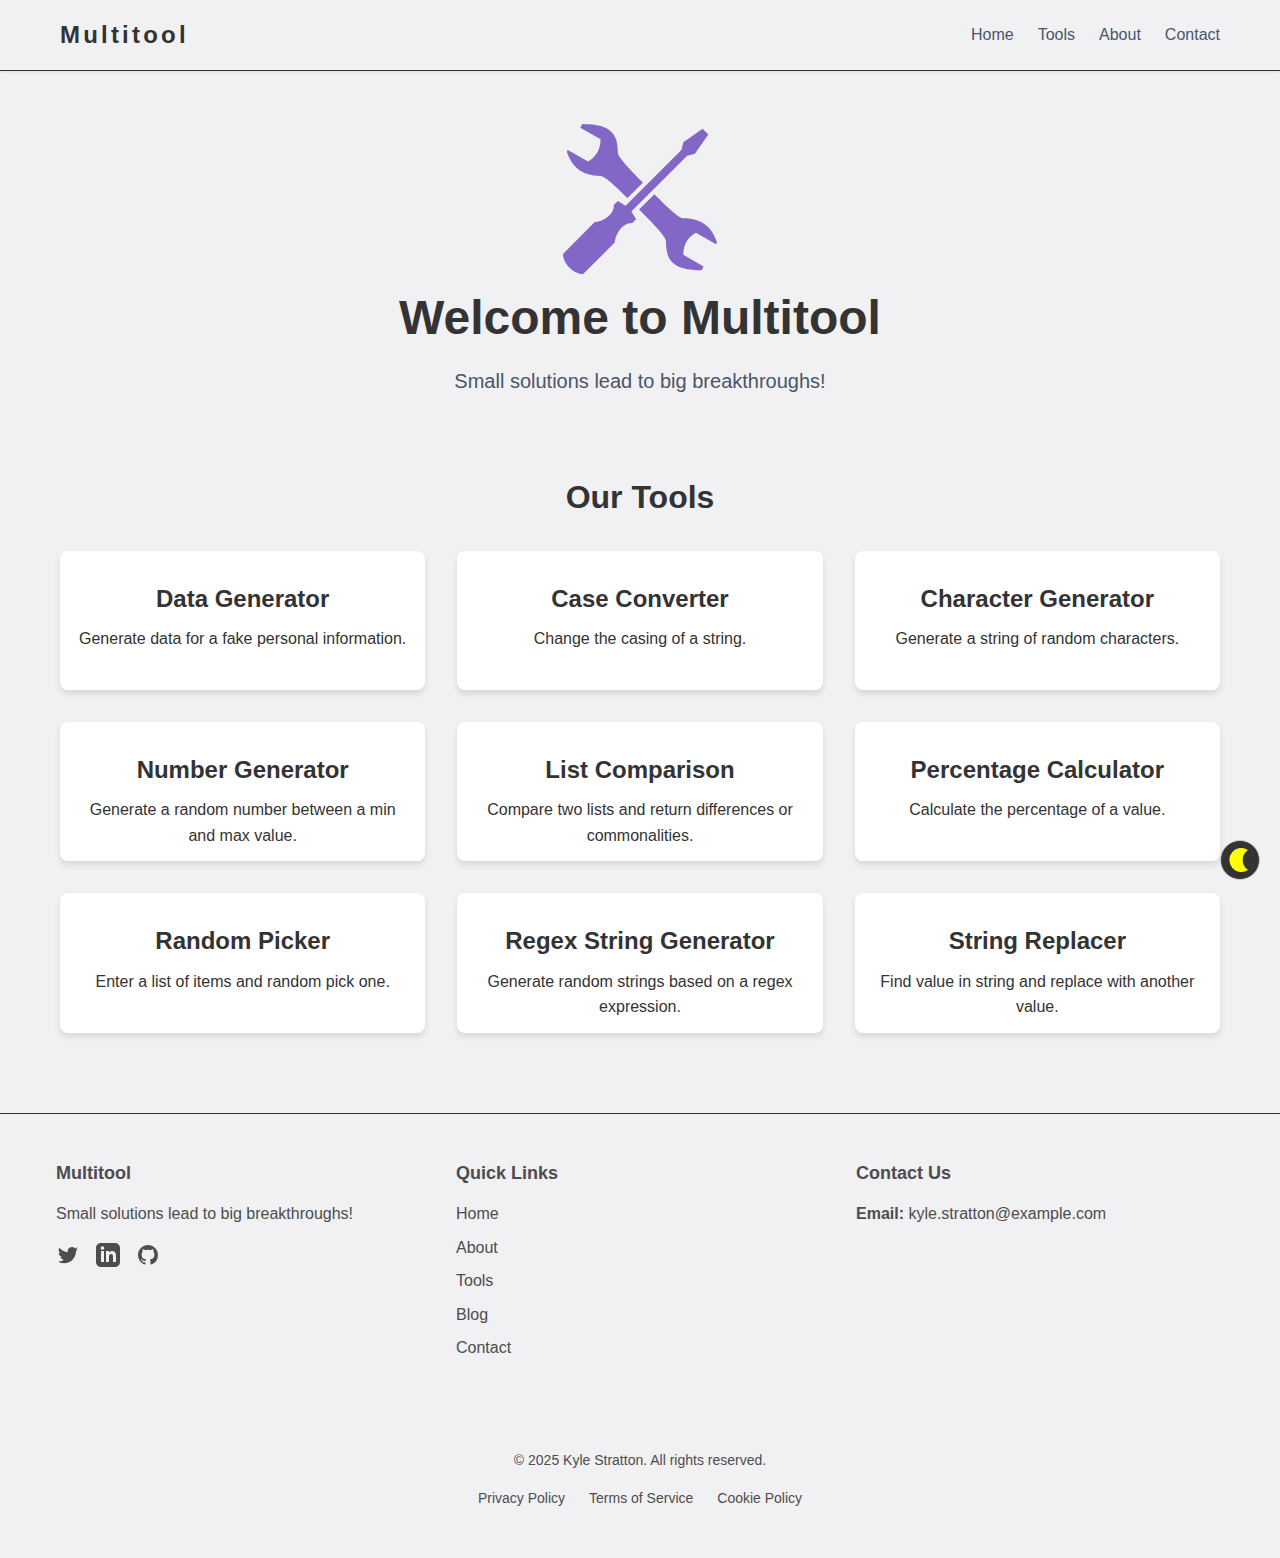
<file: index.html>
<!DOCTYPE html>
<html lang="en">
    <head>
        <meta charset="UTF-8" />
        <meta name="viewport" content="width=device-width, initial-scale=1.0" />
        <title>Home | Multitool</title>
        <link rel="stylesheet" href="css/main.css" />
        <link rel="stylesheet" href="css/footer.css" />
        <link rel="stylesheet" href="css/dark-mode.css" />
        <link rel="icon" href="assets/multitool.svg" type="image/x-icon" />
        <link rel="stylesheet" href="https://cdnjs.cloudflare.com/ajax/libs/font-awesome/4.7.0/css/font-awesome.min.css">
    </head>
    <body>
        <!-- Scripts -->
        <script src="js/main.js"></script>
        <script src="js/components.js"></script>
        <script src="js/dark-mode.js"></script>

        <!-- Navbar placeholder -->
        <div id="navbar-container"></div>

        <!-- Main content -->
        <main>
            <section class="hero">
                <div class="container">
                    <img class="logo" src="assets/multitool.svg">
                    <h1>Welcome to Multitool</h1>
                    <p class="lead">
                        Small solutions lead to big breakthroughs!
                    </p>
                    <!--
                <div class="cta-buttons">
                    <a href="#" class="btn btn-primary">Get Started</a>
                    <a href="#" class="btn btn-secondary">Learn More</a>
                </div>
            -->
                </div>
            </section>

            <section class="features">
                <div class="container">
                    <h2 class="section-title">Our Tools</h2>

                    <!-- Example full card with SVG 
                <div class="feature-grid">
                    <div class="feature-card">
                        <div class="feature-icon">
                            <svg xmlns="http://www.w3.org/2000/svg" width="48" height="48" viewBox="0 0 24 24" fill="none" stroke="currentColor" stroke-width="2" stroke-linecap="round" stroke-linejoin="round">
                                <circle cx="12" cy="12" r="10"></circle>
                                <polyline points="12 6 12 12 16 14"></polyline>
                            </svg>
                        </div>
                        <h3>Fast Delivery</h3>
                        <p>Quick turnaround time for all your project needs.</p>
                    </div> -->

                    <div class="feature-grid">

                        <a href="data-generator.html" class="card-link">
                            <div class="feature-card">
                                <h3 class="margin-top--half">Data Generator</h3>
                                <p class="description">
                                    Generate data for a fake personal information.
                                </p>
                            </div>
                        </a>

                        <a href="case-converter.html" class="card-link">
                            <div class="feature-card">
                                <h3 class="margin-top--half">Case Converter</h3>
                                <p class="description">Change the casing of a string.</p>
                            </div>
    
                        </a>
                    
                        <a href="character-generator.html" class="card-link">
                            <div class="feature-card">
                                <h3 class="margin-top--half">Character Generator</h3>
                                <p class="description">Generate a string of random characters.</p>
                            </div>
                        </a>

                        <a href="number-generator.html" class="card-link">
                            <div class="feature-card">
                                <h3 class="margin-top--half">Number Generator</h3>
                                <p class="description">
                                    Generate a random number between a min and max value.
                                </p>
                            </div>
                        </a>

                        <a href="list-comparison.html" class="card-link">
                            <div class="feature-card">
                                <h3 class="margin-top--half">List Comparison</h3>
                                <p class="description">
                                    Compare two lists and return differences or
                                    commonalities.
                                </p>
                            </div>
                        </a>

                        <a href="percentage-calculator.html" class="card-link">
                            <div class="feature-card">
                                <h3 class="margin-top--half">Percentage Calculator</h3>
                                <p class="description">Calculate the percentage of a value.</p>
                            </div>
                        </a>

                        <a href="random-picker.html" class="card-link">
                            <div class="feature-card">
                                <h3 class="margin-top--half">Random Picker</h3>
                                <p class="description">Enter a list of items and random pick one.</p>
                            </div>
                        </a>

                        <a href="regex-string-generator.html" class="card-link">
                            <div class="feature-card">
                                <h3 class="margin-top--half">Regex String Generator</h3>
                                <p class="description">
                                    Generate random strings based on a regex
                                    expression.
                                </p>
                            </div>    
                        </a>
                        
                        <a href="string-replacer.html" class="card-link">
                            <div class="feature-card">
                                <h3 class="margin-top--half">String Replacer</h3>
                                <p class="description">
                                    Find value in string and replace with another
                                    value.
                                </p>
                            </div>
                        </a>

                    </div>
                </div>
            </section>
        </main>

        <!-- Footer placeholder -->
        <div id="footer-container"></div>
    </body>
</html>
</file>
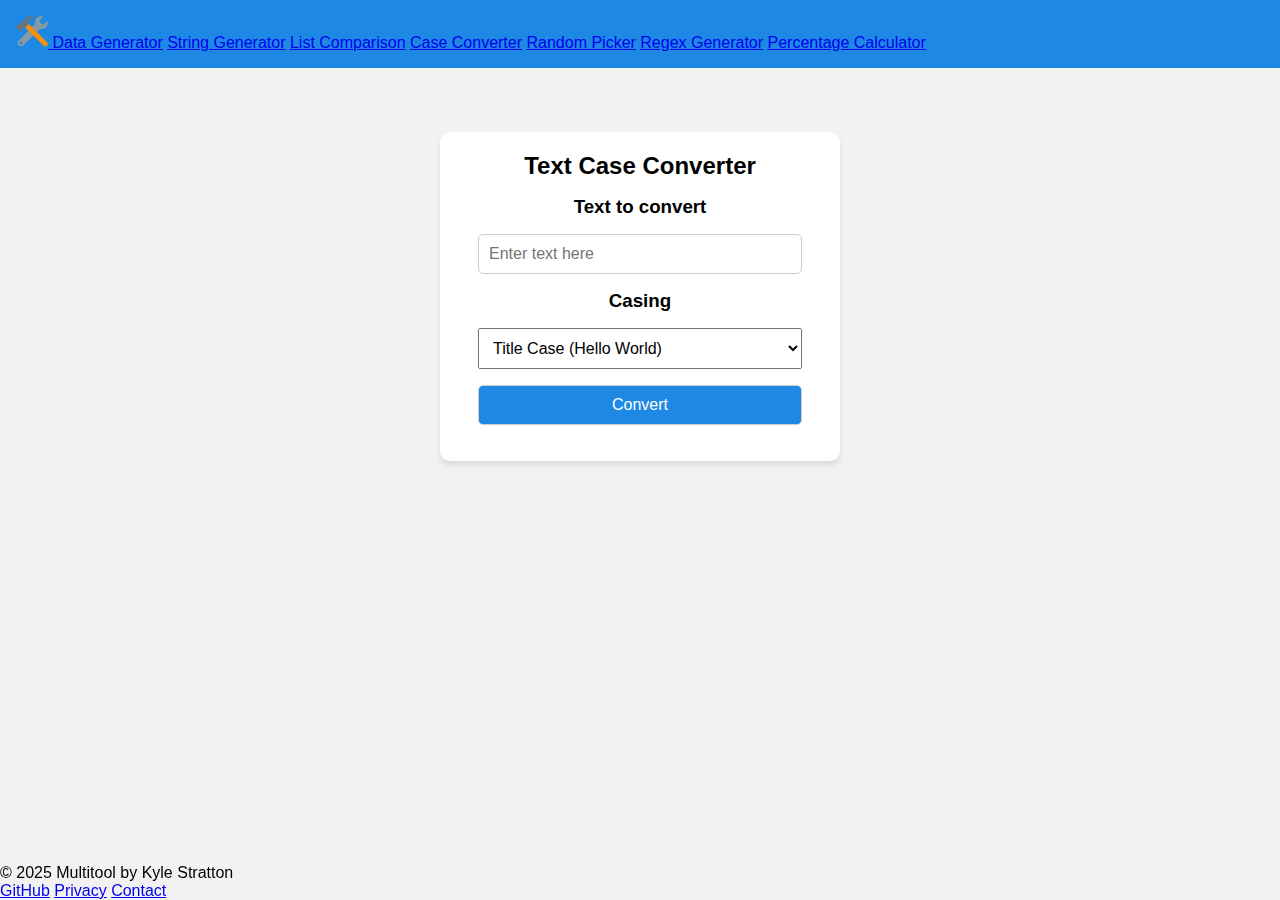
<file: case-converter/index.html>
<!DOCTYPE html>
<html lang="en">
<head>
    <meta charset="UTF-8">
    <meta name="viewport" content="width=device-width, initial-scale=1, maximum-scale=1, user-scalable=no">
    <title>Case Converter</title>
    <link rel="stylesheet" href="../style.css">
    <link rel="apple-touch-icon" sizes="180x180" href="../favicon_io/apple-touch-icon.png">
    <link rel="icon" type="image/png" sizes="32x32" href="../favicon_io/favicon-32x32.png">
    <link rel="icon" type="image/png" sizes="16x16" href="../favicon_io/favicon-16x16.png">
    <link rel="manifest" href="../favicon_io/site.webmanifest">
    <link rel="stylesheet" href="https://cdnjs.cloudflare.com/ajax/libs/font-awesome/4.7.0/css/font-awesome.min.css">
    <link rel="preconnect" href="https://fonts.googleapis.com">
    <link rel="preconnect" href="https://fonts.gstatic.com" crossorigin>
    <link href="https://fonts.googleapis.com/css2?family=Roboto:ital,wght@0,100..900;1,100..900&display=swap" rel="stylesheet">
</head>
<body>

    <nav class="navbar">
        <div class="navbar-left">
          <a href="../index.html" class="logo">
            <img src="../favicon_io/favicon-32x32.png">
          </a>
          <a href="../data-generator/index.html">Data Generator</a>
          <a href="../character-generator/index.html">String Generator</a>
          <a href="../list-comparison/index.html">List Comparison</a>
          <a href="./index.html">Case Converter</a>
          <a href="../random-picker/index.html">Random Picker</a>
          <a href="../regex-generator/index.html">Regex Generator</a>
          <a href="../percentage-calculator/index.html">Percentage Calculator</a>
        </div>
        <!-- <div class="navbar-right">
          <button id="theme-toggle" class="theme-toggle" title="Toggle Light/Dark Mode">🌓</button>
        </div> -->
      </nav>

    <div class="container">
        <h2>Text Case Converter</h2>
        <h3>Text to convert</h3>
        <input type="text" id="textInput" placeholder="Enter text here">
        <h3>Casing</h3>
        <select id="caseSelector">
            <option value="title_case">Title Case (Hello World)</option>
            <option value="sentence">Sentence Case (Hello world)</option>
            <option value="uppercase">Uppercase (HELLO WORLD)</option>
            <option value="lowercase">Lowercase (hello world)</option>
            <option value="alternating">Alternating Case (hElLo wOrLd)</option>
            <option value="inverse">Inverse Case (hELLO wORLD)</option>
            <option value="snake">Snake Case (hello_world)</option>
            <option value="kebab">Kebab Case (hello-world)</option>
            <option value="camel">Camel Case (helloWorld)</option>
            <option value="pascal">Pascal Case (HelloWorld)</option>
            <option value="screaming_snake">Screaming Snake Case (HELLO_WORLD)</option>
            <option value="screaming_kebab">Screaming Kebab Case (HELLO-WORLD)</option>
            <option value="train">Train Case (HelloWorld)</option>
        </select>
        <button class="button" onclick="convertText()">Convert</button>
        <div id="result" class="result-box" style="display: none;" onclick="copyToClipboard('result')"/>
    </div>

    <div id="snackbar" class="snackbar">Text copied to clipboard!</div>

    <script src="../script.js"></script>
</body>
</html>
</file>
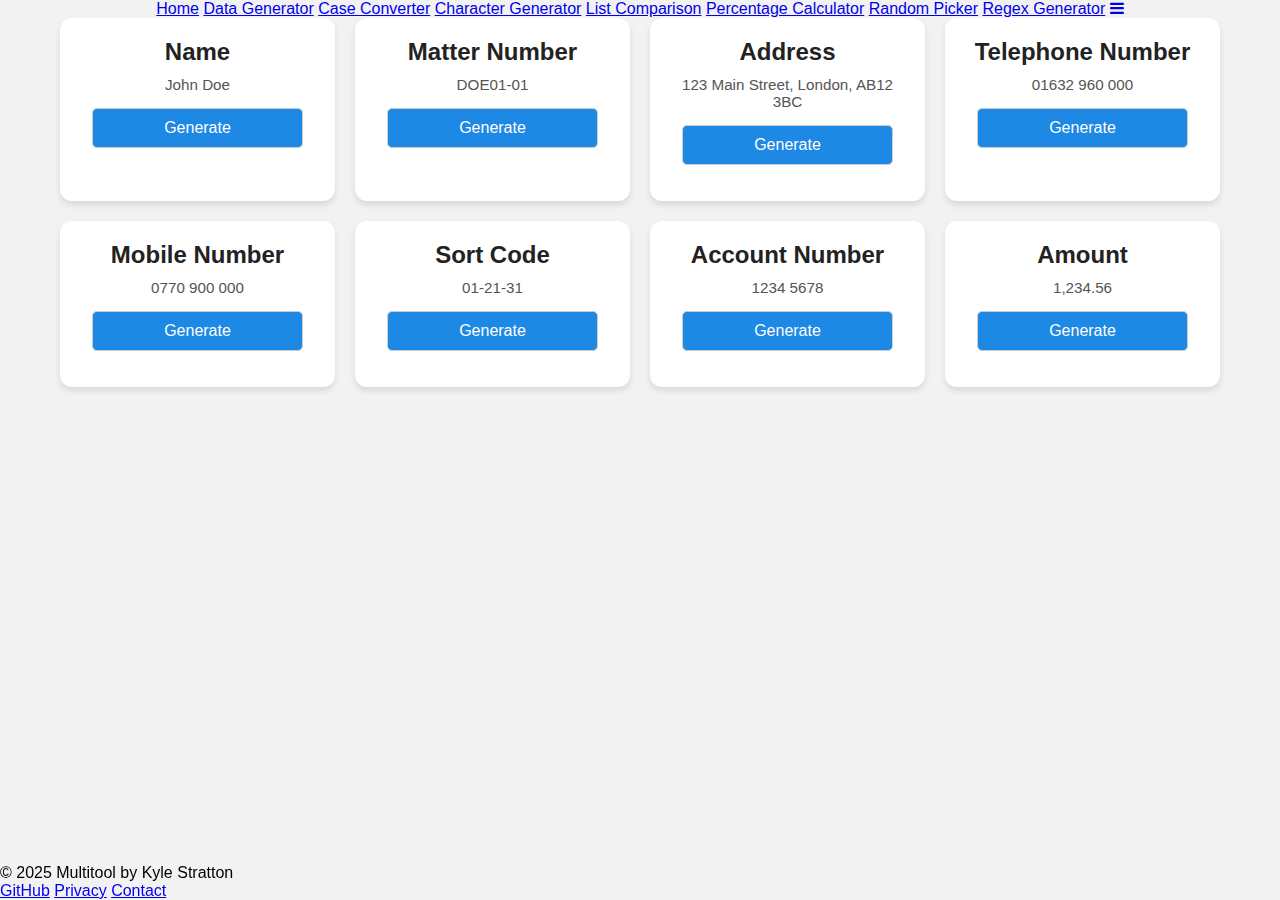
<file: data-generator/index.html>
<!DOCTYPE html>
<html lang="en">
<head>
  <meta charset="UTF-8">
  <meta name="viewport" content="width=device-width, initial-scale=1, maximum-scale=1, user-scalable=no">
  <title>Data Generator</title>
  <link rel="stylesheet" href="../style.css">
  <link rel="apple-touch-icon" sizes="180x180" href="../assets/favicon_io/apple-touch-icon.png">
  <link rel="icon" type="image/png" sizes="32x32" href="../assets/favicon_io/favicon-32x32.png">
  <link rel="icon" type="image/png" sizes="16x16" href="../assets/favicon_io/favicon-16x16.png">
  <link rel="manifest" href="../assets/favicon_io/site.webmanifest">
  <link rel="stylesheet" href="https://cdnjs.cloudflare.com/ajax/libs/font-awesome/4.7.0/css/font-awesome.min.css">
  <!-- Mono Font --->
  <link rel="preconnect" href="https://fonts.googleapis.com">
  <link rel="preconnect" href="https://fonts.gstatic.com" crossorigin>
  <link href="https://fonts.googleapis.com/css2?family=Inconsolata:wght@200..900&display=swap" rel="stylesheet">
  <!-- Reoboto Font -->
  <link rel="preconnect" href="https://fonts.googleapis.com">
  <link rel="preconnect" href="https://fonts.gstatic.com" crossorigin>
  <link href="https://fonts.googleapis.com/css2?family=Roboto:ital,wght@0,100..900;1,100..900&display=swap" rel="stylesheet">
</head>
<body>
  
  <nav class="topnav" id="myTopnav">
    <a href="../index.html">Home</a>
    <a href="./index.html" class="active">Data Generator</a>
    <a href="../case-converter/index.html">Case Converter</a>
    <a href="../character-generator/index.html">Character Generator</a>
    <a href="../list-comparison/index.html">List Comparison</a>
    <a href="../percentage-calculator/index.html">Percentage Calculator</a>
    <a href="../random-picker/index.html">Random Picker</a>
    <a href="../regex-generator/index.html">Regex Generator</a>
    <a href="javascript:void(0);" class="icon" onclick="openMenu()">
      <i class="fa fa-bars"></i>
    </a>
  </nav>

  <section class="card-container margin-top-double">
    <div class="card">
        <h2>Name</h2>
        <p class="generator-text" id="name" onclick="copyToClipboard('name')">John Doe</p>
        <button class="button" onclick="generateName('name')">Generate</button>
      </div>
      <div class="card">
        <h2>Matter Number</h2>
        <p class="generator-text" id="matterNumber" onclick="copyToClipboard('matterNumber')">DOE01-01</p>
        <button class="button" onclick="generateMatterNumber('matterNumber', 'name')">Generate</button>
      </div>
      <div class="card">
        <h2>Address</h2>
        <p class="generator-text" id="address" onclick="copyToClipboard('address')">123 Main Street, London, AB12 3BC</p>
        <button class="button" onclick="generateAddress('address')">Generate</button>
      </div>
      <div class="card">
        <h2>Telephone Number</h2>
        <p class="generator-text" id="telephoneNumber" onclick="copyToClipboard('telephoneNumber')">01632 960 000</p>
        <button class="button" onclick="generateTelephoneNumber('telephoneNumber')">Generate</button>
      </div>
      <div class="card">
        <h2>Mobile Number</h2>
        <p class="generator-text" id="mobileNumber" onclick="copyToClipboard('mobileNumber')">0770 900 000</p>
        <button class="button" onclick="generateMobileNumber('mobileNumber')">Generate</button>
      </div>
      <div class="card">
        <h2>Sort Code</h2>
        <p class="generator-text" id="sortCode" onclick="copyToClipboard('sortCode')">01-21-31</p>
        <button class="button" onclick="generateSortCode('sortCode')">Generate</button>
      </div>
      <div class="card">
        <h2>Account Number</h2>
        <p class="generator-text" id="accountNumber" onclick="copyToClipboard('accountNumber')">1234 5678</p>
        <button class="button" onclick="generateAccountNumber('accountNumber')">Generate</button>
      </div>
      <div class="card">
        <h2>Amount</h2>
        <p class="generator-text" id="amount" onclick="copyToClipboard('amount')">1,234.56</p>
        <button class="button" onclick="generateAmount('amount')">Generate</button>
      </div>
  </section>

  <div id="snackbar" class="snackbar">Text copied to clipboard!</div>

  <script src="../script.js"></script>
</body>
</html>
</file>
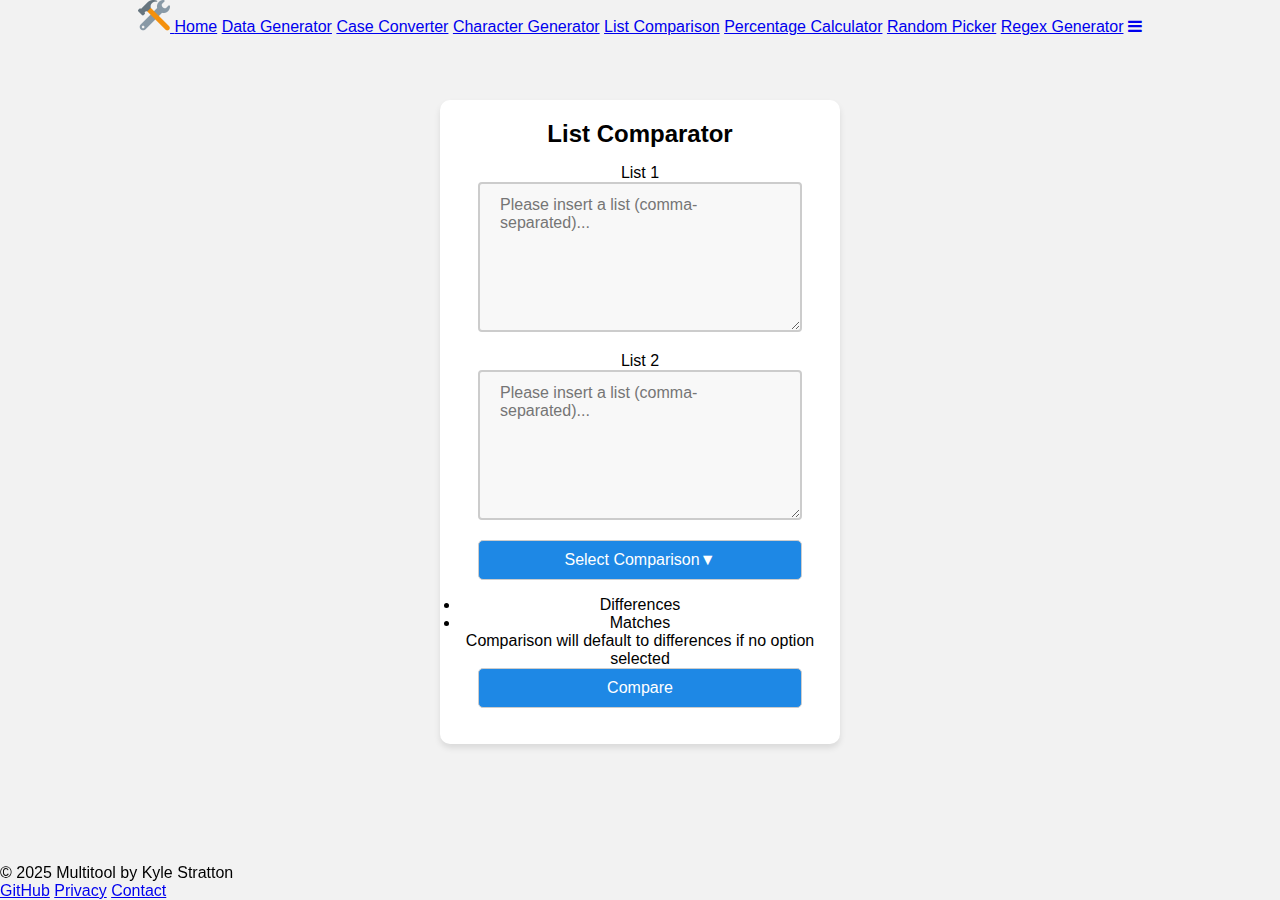
<file: list-comparison/index.html>
<!DOCTYPE html>
<html lang="en">
<head>
    <meta charset="UTF-8">
    <meta name="viewport" content="width=device-width, initial-scale=1, maximum-scale=1, user-scalable=no">
    <title>List Comparator</title>
    <link rel="stylesheet" href="../style.css">
    <link rel="apple-touch-icon" sizes="180x180" href="../assets/favicon_io/apple-touch-icon.png">
    <link rel="icon" type="image/png" sizes="32x32" href="../assets/favicon_io/favicon-32x32.png">
    <link rel="icon" type="image/png" sizes="16x16" href="../assets/favicon_io/favicon-16x16.png">
    <link rel="manifest" href="../assets/favicon_io/site.webmanifest">
    <link rel="stylesheet" href="https://cdnjs.cloudflare.com/ajax/libs/font-awesome/4.7.0/css/font-awesome.min.css">
    <link rel="preconnect" href="https://fonts.googleapis.com">
    <link rel="preconnect" href="https://fonts.gstatic.com" crossorigin>
    <link href="https://fonts.googleapis.com/css2?family=Roboto:ital,wght@0,100..900;1,100..900&display=swap" rel="stylesheet">
</head>
<body>

  <nav class="topnav" id="myTopnav">
    <a href="./index.html">
      <img src="../assets/favicon_io/favicon-32x32.png" class="logo" alt="logo">
    </a>
    <a href="../index.html">Home</a>
    <a href="../data-generator/index.html">Data Generator</a>
    <a href="../case-converter/index.html">Case Converter</a>
    <a href="../character-generator/index.html">Character Generator</a>
    <a href="./index.html" class="active">List Comparison</a>
    <a href="../percentage-calculator/index.html">Percentage Calculator</a>
    <a href="../random-picker/index.html">Random Picker</a>
    <a href="../regex-generator/index.html">Regex Generator</a>
    <a href="javascript:void(0);" class="icon" onclick="openMenu()">
      <i class="fa fa-bars"></i>
    </a>
  </nav>
    
    <div class="container">
      <h2>List Comparator</h2>
      <label for="list1">List 1</label>
      <textarea class="margin-bottom" id="list1" rows="4" placeholder="Please insert a list (comma-separated)..."></textarea>

      <label for="list2">List 2</label>
      <textarea class="margin-bottom" id="list2" rows="4" placeholder="Please insert a list (comma-separated)..."></textarea>

      <!-- <label for="comparisonType">Show</label>
      <select id="comparisonType">
        <option value="differences">Differences</option>
        <option value="matches">Matches</option>
      </select> -->

      <div class="dropdown">
        <button class="dropdown-toggle" id="dropdownToggle">Select Comparison<span class="dropdown-arrow">▼</span></button>
        <ul class="dropdown-menu" id="dropdownMenu">
          <li data-value="differences">Differences</li>
          <li data-value="matches">Matches</li>
        </ul>
      </div>
      <p class="subtext">Comparison will default to differences if no option selected</p>

      <button class="button" onclick="compareLists()">Compare</button>

      <div id="result" class="result-box" style="display: none;"/>
    </div>

    <script src="../script.js"></script>
</body>
</html>
</file>
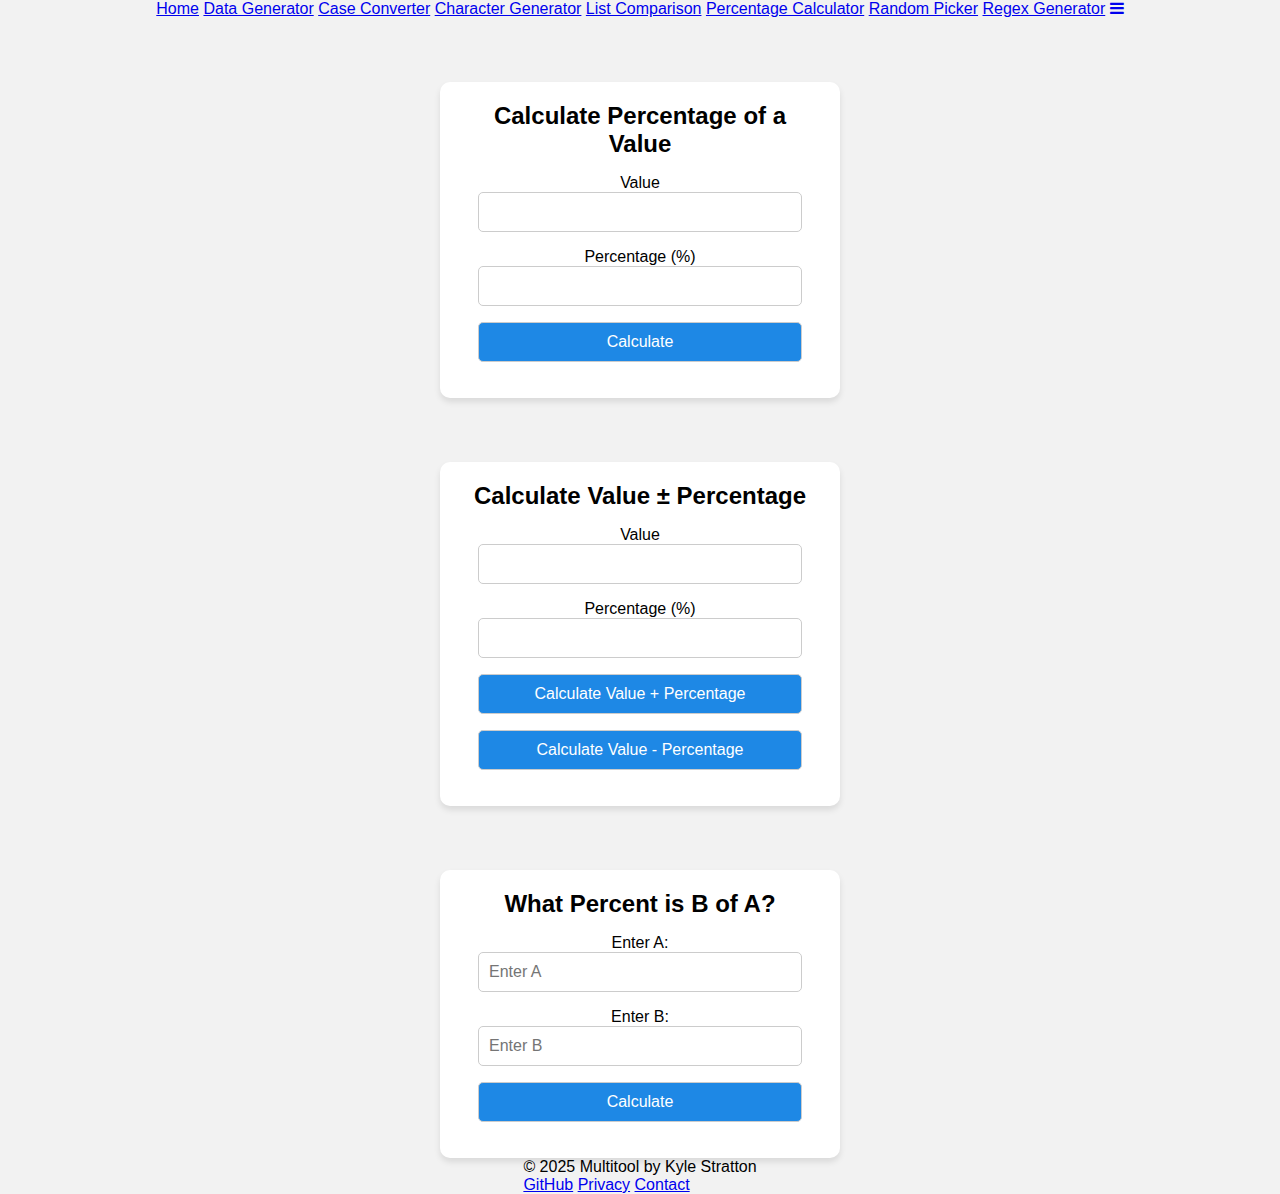
<file: percentage-calculator/index.html>
<!DOCTYPE html>
<html lang="en">
<head>
    <meta charset="UTF-8">
    <meta name="viewport" content="width=device-width, initial-scale=1.0">
    <title>Percentage Calculator</title>
    <link rel="stylesheet" href="../style.css">
    <link rel="apple-touch-icon" sizes="180x180" href="../assets/favicon_io/apple-touch-icon.png">
    <link rel="icon" type="image/png" sizes="32x32" href="../assets/favicon_io/favicon-32x32.png">
    <link rel="icon" type="image/png" sizes="16x16" href="../assets/favicon_io/favicon-16x16.png">
    <link rel="manifest" href="../assets/favicon_io/site.webmanifest">
    <link rel="stylesheet" href="https://cdnjs.cloudflare.com/ajax/libs/font-awesome/4.7.0/css/font-awesome.min.css">
    <link rel="preconnect" href="https://fonts.googleapis.com">
    <link rel="preconnect" href="https://fonts.gstatic.com" crossorigin>
    <link href="https://fonts.googleapis.com/css2?family=Roboto:ital,wght@0,100..900;1,100..900&display=swap" rel="stylesheet">
</head>
<body>
   
  <nav class="topnav" id="myTopnav">
    <a href="../index.html">Home</a>
    <a href="../data-generator/index.html">Data Generator</a>
    <a href="../case-converter/index.html">Case Converter</a>
    <a href="../character-generator/index.html">Character Generator</a>
    <a href="../list-comparison/index.html">List Comparison</a>
    <a href="./index.html" class="active">Percentage Calculator</a>
    <a href="../random-picker/index.html">Random Picker</a>
    <a href="../regex-generator/index.html">Regex Generator</a>
    <a href="javascript:void(0);" class="icon" onclick="openMenu()">
      <i class="fa fa-bars"></i>
    </a>
  </nav>
  
  <div class="container">
    <section id="percentage-of-value">
      <h2>Calculate Percentage of a Value</h2>
      <label for="value1">Value</label>
      <input type="number" id="value1" step="any">
      <label for="percentage1">Percentage (%)</label>
      <input type="number" id="percentage1" step="any">
      <button class="button" onclick="calculatePercentageOfValue()">Calculate</button>
      <div id="result1" class="result-box" style="display: none;">
          <p id="result"></p>
      </div>
    </section>
    </div>
    <div class="container">
      <section id="value-plus-minus-percentage">
        <h2>Calculate Value ± Percentage</h2>
        <label for="value2">Value</label>
        <input type="number" id="value2" step="any">
        <label for="percentage2">Percentage (%)</label>
        <input type="number" id="percentage2" step="any">
        <button class="button" onclick="calculateValuePlusPercentage()">Calculate Value + Percentage</button>
        <button class="button" onclick="calculateValueMinusPercentage()">Calculate Value - Percentage</button>
        <div id="result2" class="result-box" style="display: none;">
            <p id="result"></p>
        </div>
      </section>
    </div>
    <div class="container">
      <h2>What Percent is B of A?</h2>
      <label for="valueA">Enter A:</label>
      <input type="number" id="valueA" placeholder="Enter A" />
  
      <label for="valueB">Enter B:</label>
      <input type="number" id="valueB" placeholder="Enter B" />
  
      <button class="button" onclick="calculatePercentageOf()">Calculate</button>
      <div id="result3" class="result-box" style="display: none;">
          <p id="result"></p>
      </div>
    </div>
    <script src="../script.js"></script>
</body>
</html>
</file>
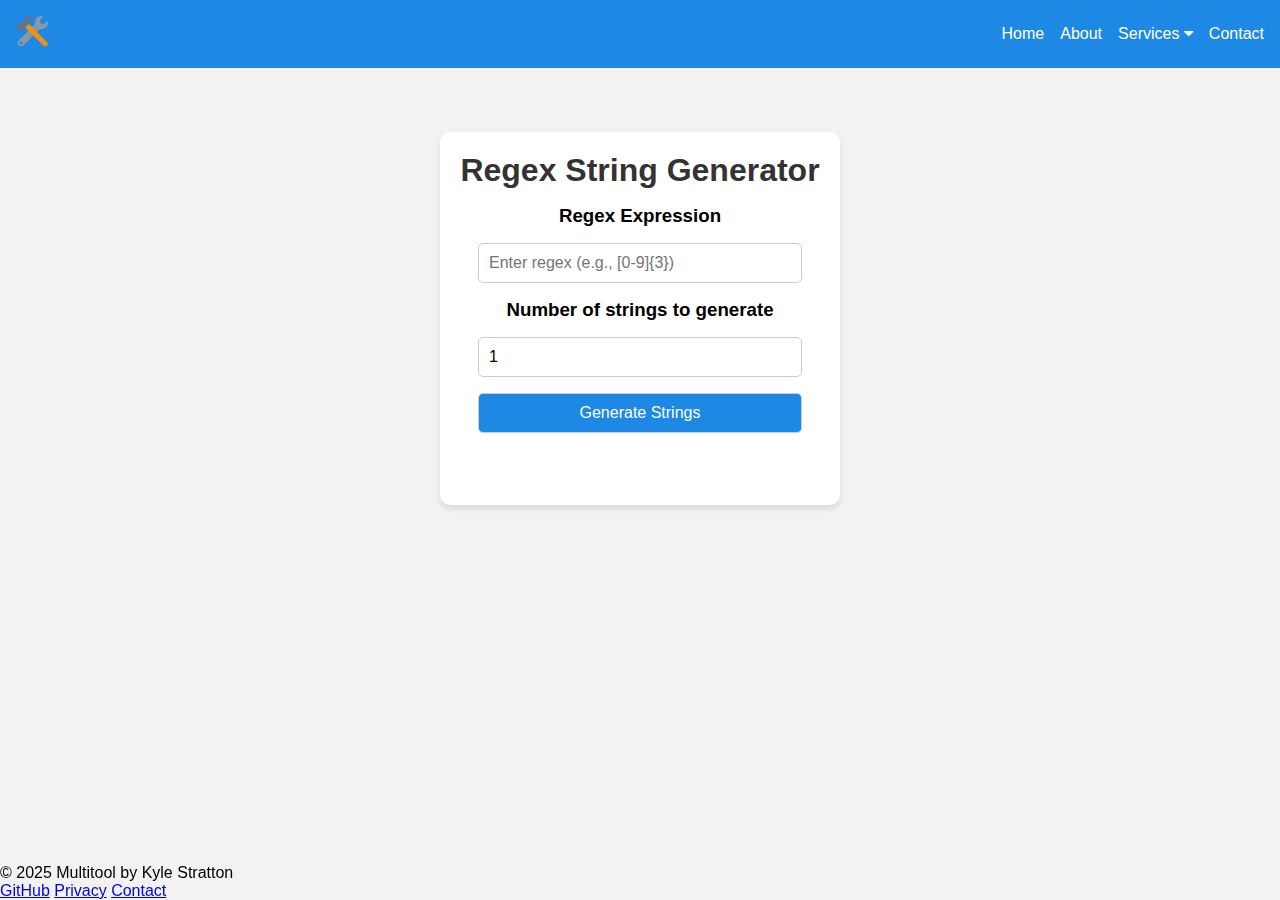
<file: regex-generator/index.html>
<!DOCTYPE html>
<html lang="en">
<head>
  <meta charset="UTF-8" />
  <meta name="viewport" content="width=device-width, initial-scale=1, maximum-scale=1, user-scalable=no">
  <title>Regex String Generator</title>
  <link rel="stylesheet" href="../style.css">
  <link rel="apple-touch-icon" sizes="180x180" href="../favicon_io/apple-touch-icon.png">
  <link rel="icon" type="image/png" sizes="32x32" href="../favicon_io/favicon-32x32.png">
  <link rel="icon" type="image/png" sizes="16x16" href="../favicon_io/favicon-16x16.png">
  <link rel="manifest" href="../favicon_io/site.webmanifest">
  <link rel="stylesheet" href="https://cdnjs.cloudflare.com/ajax/libs/font-awesome/4.7.0/css/font-awesome.min.css">
  <link rel="preconnect" href="https://fonts.googleapis.com">
  <link rel="preconnect" href="https://fonts.gstatic.com" crossorigin>
  <link href="https://fonts.googleapis.com/css2?family=Roboto:ital,wght@0,100..900;1,100..900&display=swap" rel="stylesheet">
</head>
<body>
  <nav class="navbar">
    <!-- <div class="logo">Multitool</div> -->
    <div class="logo">
      <img src="../favicon_io/favicon-32x32.png">
    </div>
    <button class="menu-toggle" aria-label="Toggle Menu">&#9776;</button>
    <ul class="nav-links">
        <li><a href="../index.html">Home</a></li>
        <li><a href="#">About</a></li>
        <li class="dropdown">
          <a href="#">Services <i class="fa fa-caret-down"></i></a>
            <ul class="dropdown-content">
              <li><a href="./data-generator/index.html">Data Generator</a></li>
              <hr>
              <li><a href="../character-generator/index.html">Character Generator</a></li>
              <hr>
              <li><a href="../list-comparison/index.html">List Comparison</a></li>
              <hr>
              <li><a href="../case-converter/index.html">Case Converter</a></li>
              <hr>
              <li><a href="../random-picker/index.html">Random Picker</a></li>
              <hr>
              <li><a href="./index.html">Regex String Generator</a></li>
              <hr>
              <li><a href="../percentage-calculator/">Percentage Calculator</a></li>
            </ul>
        </li>
        <li><a href="#">Contact</a></li>
    </ul>
</nav>

  <div class="container">
    <h1>Regex String Generator</h2>
    <h3>Regex Expression</h3>
    <input type="text" id="regexInput" placeholder="Enter regex (e.g., [0-9]{3})" />
    <h3>Number of strings to generate</h3>
    <input type="number" id="countInput" placeholder="Number of strings to generate" min="1" value="1" />
    <button onclick="generateStrings()">Generate Strings</button>
    <div class="result" id="result"></div>
  </div>

  <script src="../script.js"></script>
</body>
</html>
</file>
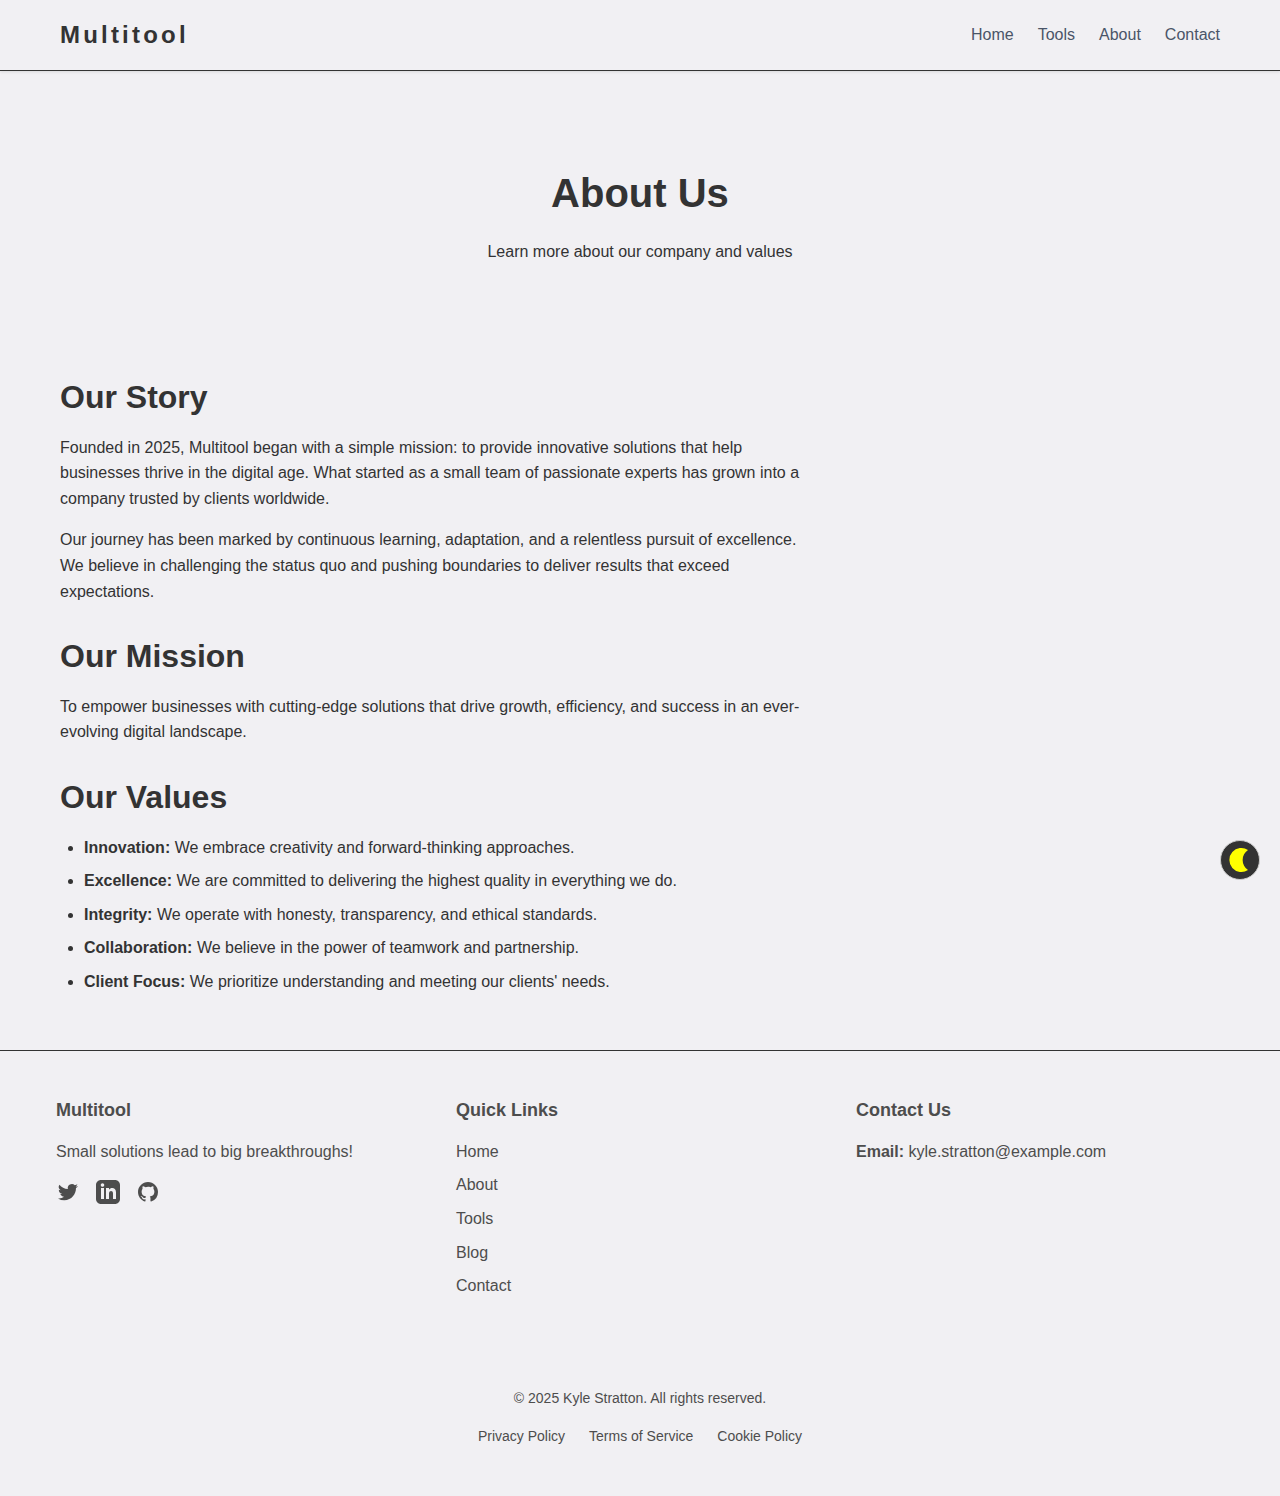
<file: about.html>
<!DOCTYPE html>
<html lang="en">
    <head>
        <meta charset="UTF-8" />
        <meta name="viewport" content="width=device-width, initial-scale=1.0" />
        <title>About Us | Company Name</title>
        <link rel="stylesheet" href="css/main.css" />
        <link rel="stylesheet" href="css/footer.css" />
        <link rel="stylesheet" href="css/dark-mode.css" />
        <link rel="icon" href="assets/favicon.svg" type="image/x-icon" />
        <link
            rel="stylesheet"
            href="https://cdnjs.cloudflare.com/ajax/libs/font-awesome/4.7.0/css/font-awesome.min.css"
        />
    </head>
    <body>
        <!-- Scripts -->
        <script src="js/components.js"></script>
        <script src="js/dark-mode.js"></script>

        <!-- Navbar placeholder -->
        <div id="navbar-container"></div>

        <!-- Main content -->
        <main>
            <section class="page-header">
                <div class="container">
                    <h1>About Us</h1>
                    <p>Learn more about our company and values</p>
                </div>
            </section>

            <section class="about-content">
                <div class="container">
                    <div class="about-grid">
                        <div class="about-text">
                            <h2>Our Story</h2>
                            <p>
                                Founded in 2025, Multitool began with a simple
                                mission: to provide innovative solutions that
                                help businesses thrive in the digital age. What
                                started as a small team of passionate experts
                                has grown into a company trusted by clients
                                worldwide.
                            </p>

                            <p>
                                Our journey has been marked by continuous
                                learning, adaptation, and a relentless pursuit
                                of excellence. We believe in challenging the
                                status quo and pushing boundaries to deliver
                                results that exceed expectations.
                            </p>

                            <h2>Our Mission</h2>
                            <p>
                                To empower businesses with cutting-edge
                                solutions that drive growth, efficiency, and
                                success in an ever-evolving digital landscape.
                            </p>

                            <h2>Our Values</h2>
                            <ul class="values-list">
                                <li>
                                    <strong>Innovation:</strong> We embrace
                                    creativity and forward-thinking approaches.
                                </li>
                                <li>
                                    <strong>Excellence:</strong> We are
                                    committed to delivering the highest quality
                                    in everything we do.
                                </li>
                                <li>
                                    <strong>Integrity:</strong> We operate with
                                    honesty, transparency, and ethical
                                    standards.
                                </li>
                                <li>
                                    <strong>Collaboration:</strong> We believe
                                    in the power of teamwork and partnership.
                                </li>
                                <li>
                                    <strong>Client Focus:</strong> We prioritize
                                    understanding and meeting our clients'
                                    needs.
                                </li>
                            </ul>
                        </div>

                        <!-- <div class="about-image">
                            <img
                                src="images/about-team.jpg"
                                alt="Our Team"
                                class="img-responsive"
                            />
                        </div> -->
                    </div>
                </div>
            </section>

            <!-- <section class="team"> -->
            <!-- <div class="container"> -->
            <!-- <h2 class="section-title">Meet Our Leadership</h2> -->
            <!-- <div class="team-grid"> -->
            <!-- <div class="team-member">
                            <div class="member-image">
                                <img
                                    src="images/team-member-1.jpg"
                                    alt="Team Member"
                                    class="img-responsive"
                                />
                            </div>
                            <h3>Kyle Stratton</h3>
                            <p class="member-role">CEO & Founder</p>
                            <p class="member-bio">
                                With a passion to use technology to solve problems, Kyle brings vision and strategic direction to the company.
                            </p>
                        </div> -->

            <!-- <div class="team-member">
                            <div class="member-image">
                                <img
                                    src="images/team-member-2.jpg"
                                    alt="Team Member"
                                    class="img-responsive"
                                />
                            </div>
                            <h3>Sarah Williams</h3>
                            <p class="member-role">CTO</p>
                            <p class="member-bio">
                                Sarah oversees our technical operations and
                                ensures we stay at the cutting edge of
                                innovation.
                            </p>
                        </div> -->

            <!-- <div class="team-member">
                            <div class="member-image">
                                <img
                                    src="images/team-member-3.jpg"
                                    alt="Team Member"
                                    class="img-responsive"
                                />
                            </div>
                            <h3>Michael Chen</h3>
                            <p class="member-role">Creative Director</p>
                            <p class="member-bio">
                                Michael leads our creative team, bringing fresh
                                ideas and innovative solutions to our clients.
                            </p>
                        </div> -->
            <!-- </div> -->
            <!-- </div> -->
            <!-- </section> -->
        </main>

        <!-- Footer placeholder -->
        <div id="footer-container"></div>
    </body>
</html>
</file>
<file: css/main.css>
/* Main Stylesheet */

:root {
    /* --primary: #3182ce; */
    --primary: #a06cd5;
    --secondary: #8367c7;
    --hover: #2c5282;
    --color-success: #4caf50;
    --color-error: #cf6679;
}

/* Reset and Base Styles */
* {
    margin: 0;
    padding: 0;
    box-sizing: border-box;
}

body {
    font-family: "Segoe UI", Tahoma, Geneva, Verdana, sans-serif;
    line-height: 1.6;
    color: #333;
    width: 100vw;
    margin: 0;
    font-size: 16px;
    background-color: #f1f0f3;
}

/* Navbar */
.nav-item {
  list-style: none;
}

#navbar-brand{
    letter-spacing: 0.2rem;
}

.navbar .container {
  display: flex;
  justify-content: space-between;
  align-items: center;
}

.navbar {
    /* background-color: #f8f8f8; */
    /* background-color: #e9e9e9; */
    background-color: #f1f0f3;
    box-shadow: 0 1px 3px rgba(0, 0, 0, 0.1);
    padding: 1rem 0;
    border-bottom: 1px solid #333;
    margin-bottom: 2rem;
}

.navbar-brand {
    font-size: 1.5rem;
    font-weight: 700;
    color: #333;
}

.navbar-links {
    display: flex;
    list-style: none;
}

.navbar-links li {
    margin-left: 1.5rem;
}

.navbar-links a {
    color: #4a5568;
    font-weight: 500;
}

.navbar-links a:hover {
    /* color: #3182ce; */
    color: #8367c7;
}

/* Mobile nav  */
.mobilenav {
    display: none;
    overflow: hidden;
    background-color: #f8f8f8;
    color: #333;
    position: relative;
    width: 100vw;
}

.mobilenav #myLinks {
    display: none;
}

/* .dark-mode-toggle-mobile {
  display: none;
} */

.mobilenav a {
    color: #333;
    padding: 14px 16px;
    text-decoration: none;
    font-size: 17px;
    display: block;
}

.mobilenav a.icon {
    background: #d9d9d9;
    display: block;
    position: absolute;
    right: 0;
    top: 0;
}

.container {
    max-width: 1200px;
    margin: 0 auto;
    padding: 0 20px;
}

.display-container {
    display: flex;
    justify-content: center;
    margin: 5rem 10rem;
}

.flex-column {
    flex-direction: column;
}

.display-card, .feature-card {
  background-color: #ffffff;
}

.display-card {
    /* background-color: #d9d9d9; */
    /* background-color: #e9e9e9; */
    /* background-color: #ffffff; */
    /* width: 35%; */
    width: 40%;
    display: flex;
    flex-direction: column;
    justify-content: center;
    align-items: center;
    border-radius: 0.5rem;
    box-shadow: 0 4px 6px rgba(0, 0, 0, 0.1);
    padding: 2rem;
}

.input {
    padding: 1rem;
    width: 90%;
    border-radius: 0.5rem;
}

.input[type=number]:focus {
  border: 1px solid #a06cd5 !important;
}

.margin-bottom {
    margin-bottom: 2rem;
}

.margin-bottom--half {
    margin-bottom: 1rem;
}

.margin-top {
  margin-top: 2rem;
}

.margin-top--half {
  margin-top: 1rem;
}

/* Typography */
h1,
h2,
h3,
h4,
h5,
h6 {
    margin-bottom: 0.5em;
    font-weight: 600;
    line-height: 1.3;
}

h1 {
    font-size: 2.5rem;
}

h2 {
    font-size: 2rem;
}

h3 {
    font-size: 1.5rem;
}

p {
    margin-bottom: 1rem;
}

.subtext {
    font-size: 0.8rem;
    text-align: center;
    color: #333333;
    margin-top: 0.2rem;
    margin-bottom: 2rem;
}

.description {
    height: 2rem;
}

.logo {
    height: 160px;
    width: 160px;
}

.card-link {
    text-decoration: none;
    color: inherit;
    display: block;
}

.card-link:hover .feature-card {
    box-shadow: 0 4px 12px rgba(0, 0, 0, 0.2);
    transform: translateY(-2px);
    transition: 0.2s ease;
}

a {
    color: #3182ce;
    text-decoration: none;
    transition: color 0.3s ease;
}

/* a:hover {
    color: #2c5282;
} */

.textarea {
    width: 90%;
    height: 6rem;
    padding: 0.5rem;
    border-radius: 0.25rem;
}

/* Buttons */
.btn {
    display: inline-block;
    padding: 0.75rem 1.5rem;
    border-radius: 0.25rem;
    font-weight: 500;
    text-align: center;
    cursor: pointer;
    transition: all 0.3s ease;
    letter-spacing: 0.2rem;
}

.btn-primary {
    /* background-color: #3182ce; */
    background-color: #8367c7;
    color: #ffffff;
    /* border: 1px solid #3182ce; */
    border: 1px solid #8367c7;
}

.btn-primary:hover {
    /* background-color: #2c5282; */
    background-color: #a06cd5;
    /* border-color: #2c5282; */
    border-color: #a06cd5;
    color: #ffffff;
}

.btn-secondary {
    background-color: transparent;
    color: #3182ce;
    border: 1px solid #3182ce;
}

.btn-secondary:hover {
    background-color: #ebf8ff;
    color: #2c5282;
    border-color: #2c5282;
}

/* Layout Components */
section {
    padding-top: 2rem;
}

.section-title {
    text-align: center;
    margin-bottom: 2rem;
}

/* Hero Section */
.hero {
    /* background-color: #ffffff; */
    text-align: center;
    padding: 1rem;
}

.hero h1 {
    font-size: 3rem;
    margin-bottom: 1rem;
}

.hero .lead {
    font-size: 1.25rem;
    color: #4a5568;
    margin-bottom: 2rem;
}

.cta-buttons {
    display: flex;
    justify-content: center;
    gap: 1rem;
}

section, .hero, .features {
  background-color: #f1f0f3;
}

/* Features Section */
.features {
    /* background-color: #ffffff; */
    padding: 1rem;
    margin-top: 1rem;
    margin-bottom: 4rem;
}

.feature-grid {
    display: grid;
    grid-template-columns: repeat(auto-fit, minmax(300px, 1fr));
    gap: 2rem;
}

.feature-card {
    /* background-color: #ffffff; */
    /* background-color: #e9e9e9; */
    padding: 1rem;
    border-radius: 0.5rem;
    box-shadow: 0 4px 6px rgba(0, 0, 0, 0.1);
    text-align: center;
    transition: transform 0.3s ease;
}

.feature-card:hover {
    transform: translateY(-5px);
}

.feature-icon {
    margin-bottom: 1.5rem;
    color: #3182ce;
}

/* Testimonials Section */
.testimonials {
    background-color: #f8f8f8;
}

.testimonial-grid {
    display: grid;
    grid-template-columns: repeat(auto-fit, minmax(300px, 1fr));
    gap: 2rem;
}

.testimonial-card {
    background-color: #ffffff;
    padding: 2rem;
    border-radius: 0.5rem;
    box-shadow: 0 4px 6px rgba(0, 0, 0, 0.1);
}

.testimonial-content {
    margin-bottom: 1.5rem;
    font-style: italic;
}

.testimonial-content p::before {
    content: open-quote;
}

.testimonial-content p::after {
    content: close-quote;
}

.testimonial-author h4 {
    margin-bottom: 0.25rem;
}

.testimonial-author p {
    color: #4a5568;
    margin-bottom: 0;
}

/* Page Header */
.page-header {
    /* background-color: #ebf8ff; */
    background-color: #f1f0f3;
    padding: 4rem 0;
    text-align: center;
}

/* About Page */
.about-content, .contact-section, .services-overview {
    background-color: #f1f0f3;
    margin-bottom: 2rem;
}

.about-grid {
    display: grid;
    grid-template-columns: 2fr 1fr;
    gap: 3rem;
}

.about-text h2 {
    margin-top: 2rem;
    margin-bottom: 1rem;
}

.about-text h2:first-child {
    margin-top: 0;
}

.values-list {
    margin-left: 1.5rem;
    margin-bottom: 1.5rem;
}

.values-list li {
    margin-bottom: 0.5rem;
}

.about-image img {
    border-radius: 0.5rem;
    box-shadow: 0 4px 6px rgba(0, 0, 0, 0.1);
    width: 100%;
}

/* Team Section */
.team-grid {
    display: grid;
    grid-template-columns: repeat(auto-fit, minmax(250px, 1fr));
    gap: 2rem;
}

.team-member {
    text-align: center;
}

.member-image {
    margin-bottom: 1rem;
    overflow: hidden;
    border-radius: 0.5rem;
}

.member-image img {
    width: 100%;
    transition: transform 0.3s ease;
}

.member-image:hover img {
    transform: scale(1.05);
}

.member-role {
    color: #4a5568;
    margin-bottom: 0.5rem;
}

/* Utility Classes */
.img-responsive {
    display: block;
    max-width: 100%;
    height: auto;
}

/* Media Queries */
@media (max-width: 768px) {
    .features, .display-container {
      padding: 1%;
    }

    .feature-grid {
      width: 100%;
    }

    .navbar {
        display: none;
        width: 100vw;
    }

    .mobilenav {
        display: block;
        width: 100vw;
    }

    .about-grid {
        grid-template-columns: 1fr;
    }

    .feature-card,
    .testimonial-card {
        padding: 1.5rem;
    }

    .display-container {
        margin: 1rem 0.5rem;
    }

    .display-card {
        width: 100%;
    }

    .hero h1 {
        font-size: 2.5rem;
    }
}

@media (max-width: 576px) {
    .cta-buttons {
        flex-direction: column;
        gap: 1rem;
    }

    .btn {
        display: block;
        width: 100%;
    }
}

/* Additional styles for services page */
.services-overview {
    padding: 4rem 0;
}

.service-item {
    display: grid;
    grid-template-columns: 1fr;
    gap: 2rem;
    margin-bottom: 4rem;
    padding-bottom: 4rem;
    border-bottom: 1px solid #e2e8f0;
}

.service-item:last-child {
    margin-bottom: 0;
    padding-bottom: 0;
    border-bottom: none;
}

@media (min-width: 768px) {
    .service-item {
        grid-template-columns: 1fr 1fr;
        align-items: center;
    }

    .service-item:nth-child(even) {
        direction: rtl;
    }

    .service-item:nth-child(even) .service-content,
    .service-item:nth-child(even) .service-image {
        direction: ltr;
    }
}

.service-content h2 {
    margin-bottom: 1rem;
}

.service-features {
    margin: 1.5rem 0;
    padding-left: 1.5rem;
}

.service-features li {
    margin-bottom: 0.5rem;
}

.service-image img {
    border-radius: 0.5rem;
    box-shadow: 0 4px 6px rgba(0, 0, 0, 0.1);
    width: 100%;
}

/* CTA Section */
.cta-section {
    /* background-color: #ebf8ff; */
    background-color: #f8f8f8;
    padding: 4rem 0;
}

.cta-box {
    background-color: #ffffff;
    border-radius: 0.5rem;
    box-shadow: 0 4px 6px rgba(0, 0, 0, 0.1);
    padding: 3rem;
    text-align: center;
    max-width: 800px;
    margin: 0 auto;
}

/* Contact page */

.contact-section {
    display: flex;
    justify-content: center;
}

.contact-container {
    align-items: center;
    text-align: center;
}

/* Dropdown menu */

.dropdown {
    position: relative;
    display: inline-block;
    width: 90%;
    max-width: 90%;
    box-shadow: 0 1px 3px rgba(0, 0, 0, 0.1);
    cursor: pointer;
    border-radius: 6px;
}

.dropdown-toggle {
    width: 100%;
    padding: 10px;
    background-color: #f8f8f8;
    /* background-color: #343a40; */
    /* color: #f8f9fa; */
    /* border: 1px solid #495057; */
    color: #333;
    border: solid 1px #000;
    border-radius: 4px;
    cursor: pointer;
    font-weight: bold;
    letter-spacing: 0.2rem;
}

.dropdown-menu {
    display: none;
    position: absolute;
    z-index: 999;
    width: 100%;
    background-color: #f8f8f8;
    /* background-color: #343a40; */
    border: 1px solid #495057;
    border-radius: 4px;
    /* margin-top: 4px; */
    padding: 0;
    list-style: none;
    max-height: 300px;
    overflow-y: auto;
    text-align: center;
}

.dropdown-menu li {
    padding: 10px;
    color: #333;
    cursor: pointer;
    transition: background-color 0.2s ease;
}

.dropdown-menu li:hover {
    /* background-color: #495057; */
    /* color: var(--primary); */
    color: #a06cd5;
}

.dropdown-arrow {
    margin-left: 8px;
    font-size: 0.8em;
    pointer-events: none;
}

/* Results */

.title {
  min-height: 3rem;
}

.result {
  font-size: 1rem;
  min-height: 3rem;
}

.result,
#result {
    font-family: "DM Mono", monospace;
    font-weight: bold;
    font-style: normal;
    letter-spacing: 0.1rem;
    color: var(--text-primary);
    text-align: center;
    max-height: 20rem;
    overflow-y: auto;
    cursor: pointer;
}

.result div {
    margin-bottom: 5px;
}

.result-box {
    background-color: #f1f0f3;
    margin-top: 2rem;
    padding: 10px;
    font-family: "DM Mono", monospace;
    /* font-weight: bold; */
    font-size: 1.5rem;
    font-style: normal;
    letter-spacing: 0.1rem;
    text-align: center;
    color: var(--text-primary);
    border-left: solid 20px var(--color-success);
    border-radius: 5px;
    display: inline-block;
    min-width: 150px;
    width: 90%;
}

.result-box.error {
    background-color: #f1f0f3;
    border-left: solid 20px var(--color-error);
    color: var(--color-error);
}

.snackbar {
    visibility: hidden;
    min-width: 250px;
    background-color: var(--color-success);
    /* color: #fff; */
    text-align: center;
    padding: 12px;
    position: fixed;
    bottom: 20px;
    right: 20px;
    border-radius: 8px;
    opacity: 0;
    transition: opacity 0.5s, visibility 0.5s;
}

.snackbar.show {
    visibility: visible;
    opacity: 1;
}
</file>
<file: css/footer.css>
/* Footer Styles */
footer {
    /* background-color: #1a202c; bg-gray-900 */
    /* background-color: #e9e9e9; */
    background-color: #f1f0f3;
    padding: 3rem 1rem;
    width: 100vw;
    border-top: 1px solid #333;
}

footer, .footer, footer a, footer p {
    color: #4d4d4d;
}

footer .container {
    /* max-width: 1280px; */
    width: 100vw;
    margin: 0 auto;
    padding: 0 1rem;
}

footer .footer-grid {
    display: grid;
    grid-template-columns: 1fr;
    gap: 2rem;
}

@media (min-width: 768px) {
    footer .footer-grid {
        grid-template-columns: repeat(3, 1fr);
    }
}

footer h3 {
    font-size: 1.125rem;
    font-weight: 600;
    margin-bottom: 1rem;
}

footer p {
    /* color: #cbd5e0; text-gray-400 */
    margin-bottom: 1rem;
}

footer .social-icons {
    display: flex;
    gap: 1rem;
}

footer .social-icons a {
    /* color: #cbd5e0; text-gray-400 */
    transition: color 0.3s;
}

footer .social-icons a:hover {
    color: #000;
}

footer .social-icons svg {
    height: 1.5rem;
    width: 1.5rem;
}

footer ul {
    list-style: none;
    padding: 0;
    margin: 0;
}

footer ul li {
    margin-bottom: 0.5rem;
}

footer a {
    /* color: #cbd5e0; text-gray-400 */
    /* color: #4d4d4d; */
    text-decoration: none;
    transition: color 0.3s;
}

footer a:hover {
    color: #000;
}

footer address {
    font-style: normal;
    color: #cbd5e0; /* text-gray-400 */
}

footer .footer-bottom {
    /* border-top: 1px solid #2d3748; border-gray-800 */
    margin-top: 3rem;
    padding-top: 2rem;
    text-align: center;
    font-size: 0.875rem;
    color: #cbd5e0; /* text-gray-400 */
}

footer .footer-links {
    display: flex;
    justify-content: center;
    gap: 1.5rem;
    margin-top: 0.5rem;
}

/* Font weight classes for footer */
.font-semibold {
    font-weight: 600;
}

/* Make footer responsive on small screens */
@media (max-width: 576px) {
    footer .footer-links {
        flex-direction: column;
        gap: 0.75rem;
    }
}
</file>
<file: css/dark-mode.css>
/* Enhanced dark mode styles with improved accessibility */

/* Base dark mode */
body.dark-mode {
    background-color: #1e293b;
    color: #f0f0f0;
}

/* Navigation components */
body.dark-mode .navbar {
    background-color: #1a202c !important;
    /* box-shadow: 0 2px 4px rgba(0, 0, 0, 0.5); */
    border-bottom: 1px solid #f0f0f0;
}

body.dark-mode .subtext {
    /* color: #cbd5e0; */
    color: #cccccc;
}

body.dark-mode .navbar-brand,
body.dark-mode .nav-link {
    color: #ffffff !important;
}

/* body.dark-mode .nav-link:hover {
    color: #4dabf7 !important;
} */

body.dark-mode .navbar-toggler {
    border-color: #444;
}

body.dark-mode .navbar-toggler-icon {
    background-image: url("data:image/svg+xml,%3csvg xmlns='http://www.w3.org/2000/svg' width='30' height='30' viewBox='0 0 30 30'%3e%3cpath stroke='rgba(255, 255, 255, 0.8)' stroke-linecap='round' stroke-miterlimit='10' stroke-width='2' d='M4 7h22M4 15h22M4 23h22'/%3e%3c/svg%3e");
}

body.dark-mode .mobilenav {
    background-color: #1a202c !important;
    color: #f0f0f0;
}

body.dark-mode .mobilenav a.icon {
    background: #1a202c;
}

body.dark-mode .dropdown-toggle {
    background-color: #1e293b !important;
    color: #f0f0f0;
    border: 1px solid #a06cd5;
}

body.dark-mode .dropdown-menu {
    background-color: #1e293b !important;
}

body.dark-mode .dropdown-menu li {
    color: #f0f0f0;
}

/* body.dark-mode li:hover {
    color: var(--primary);
} */

body.dark-mode .features {
    background-color: #1e293b;
}

body.dark-mode .services-overview {
    background-color: #1e293b;
}

body.dark-mode .about-content {
    background-color: #1e293b;
}

body.dark-mode .contact-section {
    background-color: #1e293b;
}

body.dark-mode .cta-section {
    background-color: #1e293b;
}

body.dark-mode .cta-box {
    background-color: #2d3748;
    color: #f0f0f0;
    border-color: #333;
    box-shadow: 0 4px 6px rgba(0, 0, 0, 0.3);
}

/* Card components */
body.dark-mode .feature-card {
    background-color: #2d3748;
    color: #f0f0f0;
    border-color: #333;
    box-shadow: 0 4px 6px rgba(0, 0, 0, 0.3);
}

body.dark-mode .display-card {
    background-color: #2d3748;
    color: #f0f0f0;
    border-color: #333;
    box-shadow: 0 4px 6px rgba(0, 0, 0, 0.3);
}

body.dark-mode .input {
    background-color: #1e293b;
    color: #f0f0f0;
    border: 1px solid #f0f0f0;
}

body.dark-mode .textarea {
    background-color: #1e293b;
    color: #f0f0f0;
}

body.dark-mode .card-header {
    background-color: #252525;
    border-bottom-color: #333;
    color: #f0f0f0;
}

body.dark-mode footer, .footer {
  background-color: #1A202C;
}

body.dark-mode footer {
  color: #fff;
  border-top: 1px solid #f0f0f0;
}

body.dark-mode .footer {
  color: #fff;
}

body.dark-mode footer a {
  color: #cbd5e0;
}

body.dark-mode footer p {
  color: #cbd5e0;
}

body.dark-mode .card-footer {
    background-color: #252525;
    border-top-color: #333;
}

body.dark-mode .hero {
    background-color: #1e293b;
    color: #f0f0f0;
}

body.dark-mode .page-header {
    background-color: #1e293b;
    color: #f0f0f0;
}

/* Tables */
body.dark-mode .table {
    color: #f0f0f0;
    border-color: #444;
}

body.dark-mode .table th {
    background-color: #252525;
    border-color: #444;
}

body.dark-mode .table td {
    border-color: #444;
}

body.dark-mode .table-striped tbody tr:nth-of-type(odd) {
    background-color: #1a1a1a;
}

body.dark-mode .table-hover tbody tr:hover {
    background-color: #303030;
}

/* Forms and inputs */
body.dark-mode .form-control,
body.dark-mode .input-group-text,
body.dark-mode .form-select {
    background-color: #2d2d2d;
    border-color: #444;
    color: #f0f0f0;
}

body.dark-mode .form-control:focus,
body.dark-mode .form-select:focus {
    background-color: #3a3a3a;
    border-color: #4dabf7;
    box-shadow: 0 0 0 0.25rem rgba(77, 171, 247, 0.25);
    color: #ffffff;
}

body.dark-mode ::placeholder {
    color: #aaa !important;
    opacity: 1;
}

/* Buttons */
body.dark-mode .btn-primary {
    /* background-color: #0d6efd;
    border-color: #0d6efd; */
    color: white;
}

/* body.dark-mode .btn-primary:hover {
    background-color: #0b5ed7;
    border-color: #0a58ca;
} */

body.dark-mode .btn-secondary {
    background-color: #6c757d;
    border-color: #6c757d;
    color: white;
}

body.dark-mode .btn-secondary:hover {
    background-color: #5c636a;
    border-color: #565e64;
}

body.dark-mode .btn-success {
    background-color: #198754;
    border-color: #198754;
    color: white;
}

/* body.dark-mode .btn-outline-primary {
    color: #4dabf7;
    border-color: #4dabf7;
} */

/* body.dark-mode .btn-outline-primary:hover {
    background-color: #4dabf7;
    color: #000;
} */

body.dark-mode .btn-outline-secondary {
    color: #c1c9d0;
    border-color: #6c757d;
}

body.dark-mode .btn-outline-secondary:hover {
    background-color: #6c757d;
    color: #fff;
}

/* Lists */
body.dark-mode .list-group-item {
    background-color: #1e1e1e;
    border-color: #333;
    color: #f0f0f0;
}

body.dark-mode .list-group-item-action:hover {
    background-color: #2d2d2d;
}

/* Alerts */
body.dark-mode .alert-primary {
    background-color: #172b4d;
    border-color: #1b3a6a;
    color: #9ec5fe;
}

body.dark-mode .alert-secondary {
    background-color: #2b3035;
    border-color: #3d4246;
    color: #c1c9d0;
}

body.dark-mode .alert-success {
    background-color: #132b1f;
    border-color: #146c43;
    color: #75b798;
}

body.dark-mode .alert-danger {
    background-color: #2c1215;
    border-color: #3e191c;
    color: #ea868f;
}

body.dark-mode .alert-warning {
    background-color: #332701;
    border-color: #4d3b02;
    color: #ffda6a;
}

body.dark-mode .alert-info {
    background-color: #1a3c4d;
    border-color: #235a6f;
    color: #6edff6;
}

/* Modal */
body.dark-mode .modal-content {
    background-color: #1e1e1e;
    border-color: #333;
}

body.dark-mode .modal-header {
    background-color: #252525;
    border-bottom-color: #333;
}

body.dark-mode .modal-footer {
    background-color: #252525;
    border-top-color: #333;
}

/* Dropdown menus */
body.dark-mode .dropdown-menu {
    background-color: #1e1e1e;
    border-color: #333;
}

body.dark-mode .dropdown-item {
    color: #f0f0f0;
}

body.dark-mode .dropdown-item:hover,
body.dark-mode .dropdown-item:focus {
    background-color: #2d2d2d;
    color: #fff;
}

body.dark-mode .dropdown-divider {
    border-top-color: #333;
}

/* Links */
body.dark-mode a:not(.btn):not(.nav-link) {
    color: #f0f0f0;
}

body.dark-mode a:not(.btn):not(.nav-link):hover {
    color: #a06cd5;
}

/* Borders */
body.dark-mode .border,
body.dark-mode .border-top,
body.dark-mode .border-end,
body.dark-mode .border-bottom,
body.dark-mode .border-start {
    border-color: #333 !important;
}

/* Pagination */
body.dark-mode .pagination .page-link {
    background-color: #1e1e1e;
    border-color: #333;
    color: #f0f0f0;
}

body.dark-mode .pagination .page-item.active .page-link {
    background-color: #0d6efd;
    border-color: #0d6efd;
    color: white;
}

body.dark-mode .pagination .page-link:hover {
    background-color: #2d2d2d;
    color: #fff;
}

/* Code blocks */
body.dark-mode pre,
body.dark-mode code,
body.dark-mode kbd,
body.dark-mode samp {
    background-color: #2d2d2d;
    color: #e0e0e0;
    border-color: #444;
}

/* dark mode toggle styling */
#dark-mode-toggle,
#floating-dark-mode-toggle {
    background-color: transparent;
    border: 1px solid #ccc;
    border-radius: 50%;
    width: 34px;
    height: 34px;
    padding: 0;
    display: flex;
    align-items: center;
    justify-content: center;
    transition: all 0.3s ease;
    cursor: pointer;
}

body.dark-mode #dark-mode-toggle,
body.dark-mode #floating-dark-mode-toggle {
    border-color: #666;
    background-color: #252525;
}

#dark-mode-toggle:hover,
#floating-dark-mode-toggle:hover {
    transform: scale(1.1);
    box-shadow: 0 0 5px rgba(0, 0, 0, 0.2);
}

body.dark-mode #dark-mode-toggle:hover,
body.dark-mode #floating-dark-mode-toggle:hover {
    background-color: #333;
    box-shadow: 0 0 5px rgba(255, 255, 255, 0.2);
}

#floating-dark-mode-toggle {
    position: fixed;
    bottom: 20px;
    right: 20px;
    z-index: 1000;
    width: 40px;
    height: 40px;
}

/* Add a smooth transition effect when switching modes */
body,
body.dark-mode,
body *,
body.dark-mode * {
    transition: background-color 0.3s ease, color 0.3s ease,
        border-color 0.3s ease, box-shadow 0.3s ease;
}

body.dark-mode .result-box {
    background-color: #1e293b;
}
</file>
<file: style.css>
* {
    box-sizing: border-box;
    margin: 0;
    padding: 0;
    font-family: Arial, sans-serif;
}

body {
    background-color: #f4f4f9;
    display: flex;
    flex-direction: column;
    justify-content: center;
    align-items: center;
    background-color: #f2f2f2;
    margin: 0;
}

.navbar {
    display: flex;
    justify-content: space-between;
    align-items: center;
    background-color: #1E88E5;
    padding: 1rem;
    color: white;
    top: 0;
    left: 0;
    width: 100%;
}

.nav-links {
    list-style: none;
    display: flex;
    gap: 1rem;
    position: relative;
    z-index: 1;
}

.nav-links a {
    color: white;
    text-decoration: none;
}

.menu-toggle {
    display: none;
    background: none;
    border: none;
    font-size: 1.5rem;
    color: white;
    cursor: pointer;
}

.navbar ul li {
    list-style-type: none;
}

.dropdown {
    position: relative;
}

.dropdown-content {
    display: none;
    position: absolute;
    background-color: #1E88E5;
    box-shadow: 0px 8px 16px rgba(0,0,0,0.2);
    min-width: 150px;
    top: 100%;
    left: 0;
}

.dropdown-content a {
    display: block;
    padding: 10px;
    color: white;
}

hr {
    border-bottom: 1px solid #fff;
}

.dropdown-content a:hover {
    background-color: #0b599e;
}

.dropdown:hover .dropdown-content {
    display: block;
}

.welcome {
    margin: 1.5rem 0;
}

header, label {
    text-align: center;
    display: block;
    width: 100%;
}

h1 {
    font-size: 2rem;
    color: #333;
}

h1, h2, h3 {
    margin-bottom: 1rem;
}

.container {
    background-color: #fff;
    padding: 20px;
    border-radius: 10px;
    box-shadow: 0 4px 6px rgba(0, 0, 0, 0.1);
    width: 100%;
    max-width: 400px;
    text-align: center;
    margin-top: 4rem;
  }

.card-container {
    display: grid;
    grid-template-columns: repeat(auto-fit, minmax(250px, 1fr));
    gap: 20px;
    max-width: 1200px;
    margin: 0 auto;
    padding: 0 20px;
    margin-bottom: 2rem;
}

.card {
    background-color: #fff;
    padding: 20px;
    border-radius: 12px;
    box-shadow: 0 4px 6px rgba(0, 0, 0, 0.1);
    text-align: center;
    transition: transform 0.2s ease, box-shadow 0.2s ease;
    position: relative;
}

.card:hover {
    transform: translateY(-5px);
    box-shadow: 0 6px 12px rgba(0, 0, 0, 0.15);
}

.card h2 {
    font-size: 1.5rem;
    margin-bottom: 10px;
    color: #222;
}

.card p {
    font-size: 0.95rem;
    color: #555;
    margin-bottom: 15px;
}

.card a {
    display: inline-block;
    padding: 10px 20px;
    background-color: #1E88E5;
    color: #fff;
    border-radius: 8px;
    text-decoration: none;
    transition: background-color 0.2s ease;
}

.card a:hover {
    background-color: #0b599e;
}

input, button {
    width: 90%;
    padding: 10px;
    border-radius: 5px;
    border: 1px solid #ccc;
    font-size: 16px;
    margin-bottom: 1rem;
  }

button {
    cursor: pointer;
    background-color: #1E88E5;
    color: white;
}

button:hover {
    background-color: #0b599e;
}

textarea, select, button {
    width: 90%;
    padding: 10px;
    font-size: 16px;
    margin-bottom: 1rem;
}

textarea {
    width: 90%;
    height: 150px;
    padding: 12px 20px;
    box-sizing: border-box;
    border: 2px solid #ccc;
    border-radius: 4px;
    background-color: #f8f8f8;
    font-size: 16px;
}

.title {
    height: 3rem;
}

.description {
    height: 2rem;
}

#result {
    margin-top: 20px;
    font-size: 20px;
    font-weight: bold;
    margin-bottom: 1rem;
    color: #1E88E5;
}

.center {
    display: flex;
    justify-content: center;
    align-items: center;
    padding: 1rem;
}

.result {
    font-weight: bold;
    font-size: 16px;
    color: #333;
    margin-top: 15px;
    text-align: center;
    max-height: 300px;
    overflow-y: auto;
}

.result div {
    margin-bottom: 5px;
}

#result {
    margin-top: 20px;
    font-size: 24px;
    font-weight: bold;
    cursor: pointer;
}

.snackbar {
    visibility: hidden;
    min-width: 250px;
    background-color: #4CAF50;
    color: #fff;
    text-align: center;
    padding: 12px;
    position: fixed;
    bottom: 20px;
    right: 20px;
    border-radius: 8px;
    opacity: 0;
    transition: opacity 0.5s, visibility 0.5s;
}

.snackbar.show {
    visibility: visible;
    opacity: 1;
}

@media (max-width: 600px) {
    h1 {
        font-size: 1.6rem;
    }

    nav ul {
        gap: 10px;
    }

    nav .logo {
        font-size: 1.2rem;
        font-weight: bolder;
    }
}

@media (max-width: 768px) {
    .narbar {
        position: relative;
    }

    .nav-links {
        display: none;
        flex-direction: column;
        position: absolute;
        top: 60px;
        left: 0;
        background-color: #1E88E5;
        width: 100%;
        padding: 1rem;
    }

    .nav-links.active {
        display: flex;
    }

    .menu-toggle {
        display: block;
        width: 20%;
    }

    .dropdown-content {
        position: static;
        background-color: transparent;
        box-shadow: none;
    }

    h1 {
        font-size: 1.5rem;
    }

    .card-container {
        grid-template-columns: 1fr;
        gap: 15px;
        padding: 0 10px;
    }

    .card {
        padding: 15px;
    }

    .card h2 {
        font-size: 1.2rem;
    }
    
    .card p {
        font-size: 0.9rem;
    }

    .card a {
        font-size: 0.9rem;
        padding: 8px 16px;
    }
}
</file>
